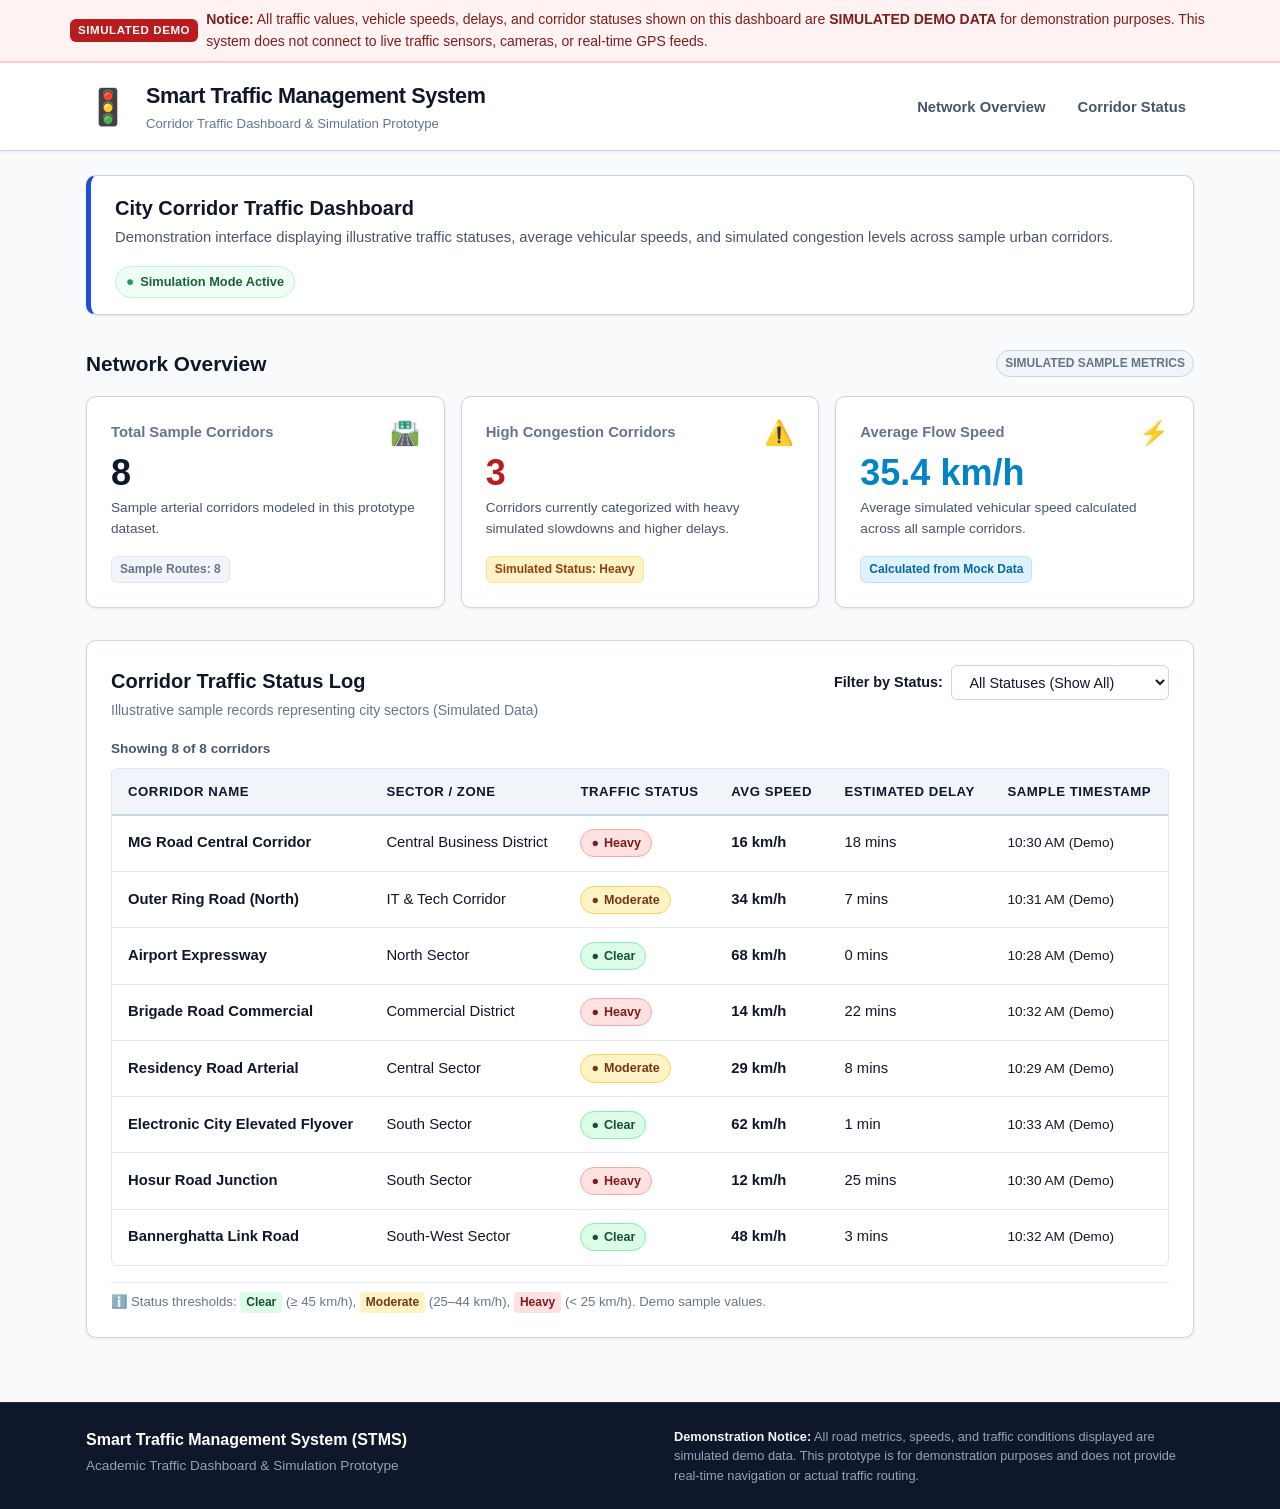
<file: index.html>
<!DOCTYPE html>
<html lang="en">
<head>
  <meta charset="UTF-8">
  <meta name="viewport" content="width=device-width, initial-scale=1.0">
  <title>Smart Traffic Management System | Academic Prototype</title>
  <link rel="stylesheet" href="style.css">
</head>
<body>
  <!-- Simulated Demo Notice Banner -->
  <aside class="demo-banner" role="note" aria-label="Simulated Demo Notice">
    <div class="banner-content">
      <span class="banner-badge">SIMULATED DEMO</span>
      <p class="banner-text">
        <strong>Notice:</strong> All traffic values, vehicle speeds, delays, and corridor statuses shown on this dashboard are 
        <strong>SIMULATED DEMO DATA</strong> for demonstration purposes. This system does not connect to live traffic sensors, cameras, or real-time GPS feeds.
      </p>
    </div>
  </aside>

  <!-- Site Header & Navigation -->
  <header class="site-header">
    <div class="container header-container">
      <div class="brand">
        <div class="brand-icon" aria-hidden="true">🚦</div>
        <div>
          <h1 class="brand-title">Smart Traffic Management System</h1>
          <p class="brand-subtitle">Corridor Traffic Dashboard & Simulation Prototype</p>
        </div>
      </div>
      <nav class="site-nav" aria-label="Main Navigation">
        <ul class="nav-list">
          <li><a href="#summary-cards" class="nav-link">Network Overview</a></li>
          <li><a href="#corridors" class="nav-link">Corridor Status</a></li>
        </ul>
      </nav>
    </div>
  </header>

  <main class="container main-content">
    <!-- Dashboard Header -->
    <section class="section console-section" aria-labelledby="console-heading">
      <div class="console-card">
        <div class="console-header-wrap">
          <div>
            <h2 id="console-heading">City Corridor Traffic Dashboard</h2>
            <p class="console-subtext">
              Demonstration interface displaying illustrative traffic statuses, average vehicular speeds, and simulated congestion levels across sample urban corridors.
            </p>
          </div>
          <div class="console-status-pill" title="System operating with simulated demo data">
            <span class="pulse-dot" aria-hidden="true">●</span> Simulation Mode Active
          </div>
        </div>
      </div>
    </section>

    <!-- Traffic Summary Cards Section -->
    <section id="summary-cards" class="section" aria-labelledby="summary-heading">
      <div class="section-title-wrap">
        <h2 id="summary-heading">Network Overview</h2>
        <span class="simulated-tag" title="These statistics are calculated from mock data">Simulated Sample Metrics</span>
      </div>

      <div class="card-grid">
        <!-- Card 1: Total Corridors -->
        <article class="stat-card" aria-label="Total Sample Corridors">
          <div class="stat-card-header">
            <span class="stat-title">Total Sample Corridors</span>
            <span class="stat-icon" aria-hidden="true">🛣️</span>
          </div>
          <div class="stat-value" id="cardTotalCorridors">8</div>
          <p class="stat-description">Sample arterial corridors modeled in this prototype dataset.</p>
          <div class="stat-footer-badge">Sample Routes: 8</div>
        </article>

        <!-- Card 2: Congested Corridors -->
        <article class="stat-card stat-card-warning" aria-label="Congested Corridors">
          <div class="stat-card-header">
            <span class="stat-title">High Congestion Corridors</span>
            <span class="stat-icon" aria-hidden="true">⚠️</span>
          </div>
          <div class="stat-value text-danger" id="cardCongestedCount">3</div>
          <p class="stat-description">Corridors currently categorized with heavy simulated slowdowns and higher delays.</p>
          <div class="stat-footer-badge badge-warning">Simulated Status: Heavy</div>
        </article>

        <!-- Card 3: Average Network Speed -->
        <article class="stat-card stat-card-info" aria-label="Average Network Speed">
          <div class="stat-card-header">
            <span class="stat-title">Average Flow Speed</span>
            <span class="stat-icon" aria-hidden="true">⚡</span>
          </div>
          <div class="stat-value text-info" id="cardAvgSpeed">35.4 km/h</div>
          <p class="stat-description">Average simulated vehicular speed calculated across all sample corridors.</p>
          <div class="stat-footer-badge badge-info">Calculated from Mock Data</div>
        </article>
      </div>
    </section>

    <!-- Corridor Traffic Status Table & Filter Section -->
    <section id="corridors" class="section" aria-labelledby="table-heading">
      <div class="table-card">
        <div class="table-header-bar">
          <div>
            <h2 id="table-heading">Corridor Traffic Status Log</h2>
            <p class="table-subtitle">Illustrative sample records representing city sectors (Simulated Data)</p>
          </div>

          <!-- Interactive Filter Control -->
          <div class="filter-group">
            <label for="statusFilter" class="filter-label">Filter by Status:</label>
            <select id="statusFilter" class="filter-select" aria-label="Filter corridors by traffic status">
              <option value="all">All Statuses (Show All)</option>
              <option value="Clear">Clear (Smooth Flow)</option>
              <option value="Moderate">Moderate (Medium Traffic)</option>
              <option value="Heavy">Heavy (Congested)</option>
            </select>
          </div>
        </div>

        <!-- Filter Results Counter & Reset Action -->
        <div class="filter-info-row">
          <span id="recordCountBadge" class="record-counter">Showing 8 of 8 corridors</span>
          <button type="button" id="resetFilterBtn" class="btn-text" style="display: none;">Reset Filter</button>
        </div>

        <!-- Accessible Data Table -->
        <div class="table-responsive">
          <table class="traffic-table" aria-describedby="table-heading">
            <thead>
              <tr>
                <th scope="col">Corridor Name</th>
                <th scope="col">Sector / Zone</th>
                <th scope="col">Traffic Status</th>
                <th scope="col">Avg Speed</th>
                <th scope="col">Estimated Delay</th>
                <th scope="col">Sample Timestamp</th>
              </tr>
            </thead>
            <tbody id="trafficTableBody">
              <!-- Dynamically populated via script.js -->
            </tbody>
          </table>
        </div>

        <!-- Empty State Message (shown if no records match) -->
        <div id="emptyState" class="empty-state" style="display: none;" role="status">
          <p>No traffic corridors found matching the selected status filter.</p>
        </div>

        <div class="table-footer-note">
          <span class="info-dot" aria-hidden="true">ℹ️</span>
          <span>Status thresholds: <span class="legend-badge legend-clear">Clear</span> (≥ 45 km/h), 
          <span class="legend-badge legend-moderate">Moderate</span> (25–44 km/h), 
          <span class="legend-badge legend-heavy">Heavy</span> (< 25 km/h). Demo sample values.</span>
        </div>
      </div>
    </section>
  </main>

  <!-- Site Footer -->
  <footer class="site-footer">
    <div class="container footer-container">
      <div class="footer-left">
        <p class="footer-title">Smart Traffic Management System (STMS)</p>
        <p class="footer-desc">
          Academic Traffic Dashboard & Simulation Prototype
        </p>
      </div>
      <div class="footer-right">
        <p class="footer-disclaimer">
          <strong>Demonstration Notice:</strong> All road metrics, speeds, and traffic conditions displayed are simulated demo data. This prototype is for demonstration purposes and does not provide real-time navigation or actual traffic routing.
        </p>
      </div>
    </div>
  </footer>

  <!-- Vanilla JavaScript -->
  <script src="script.js"></script>
</body>
</html>
</file>
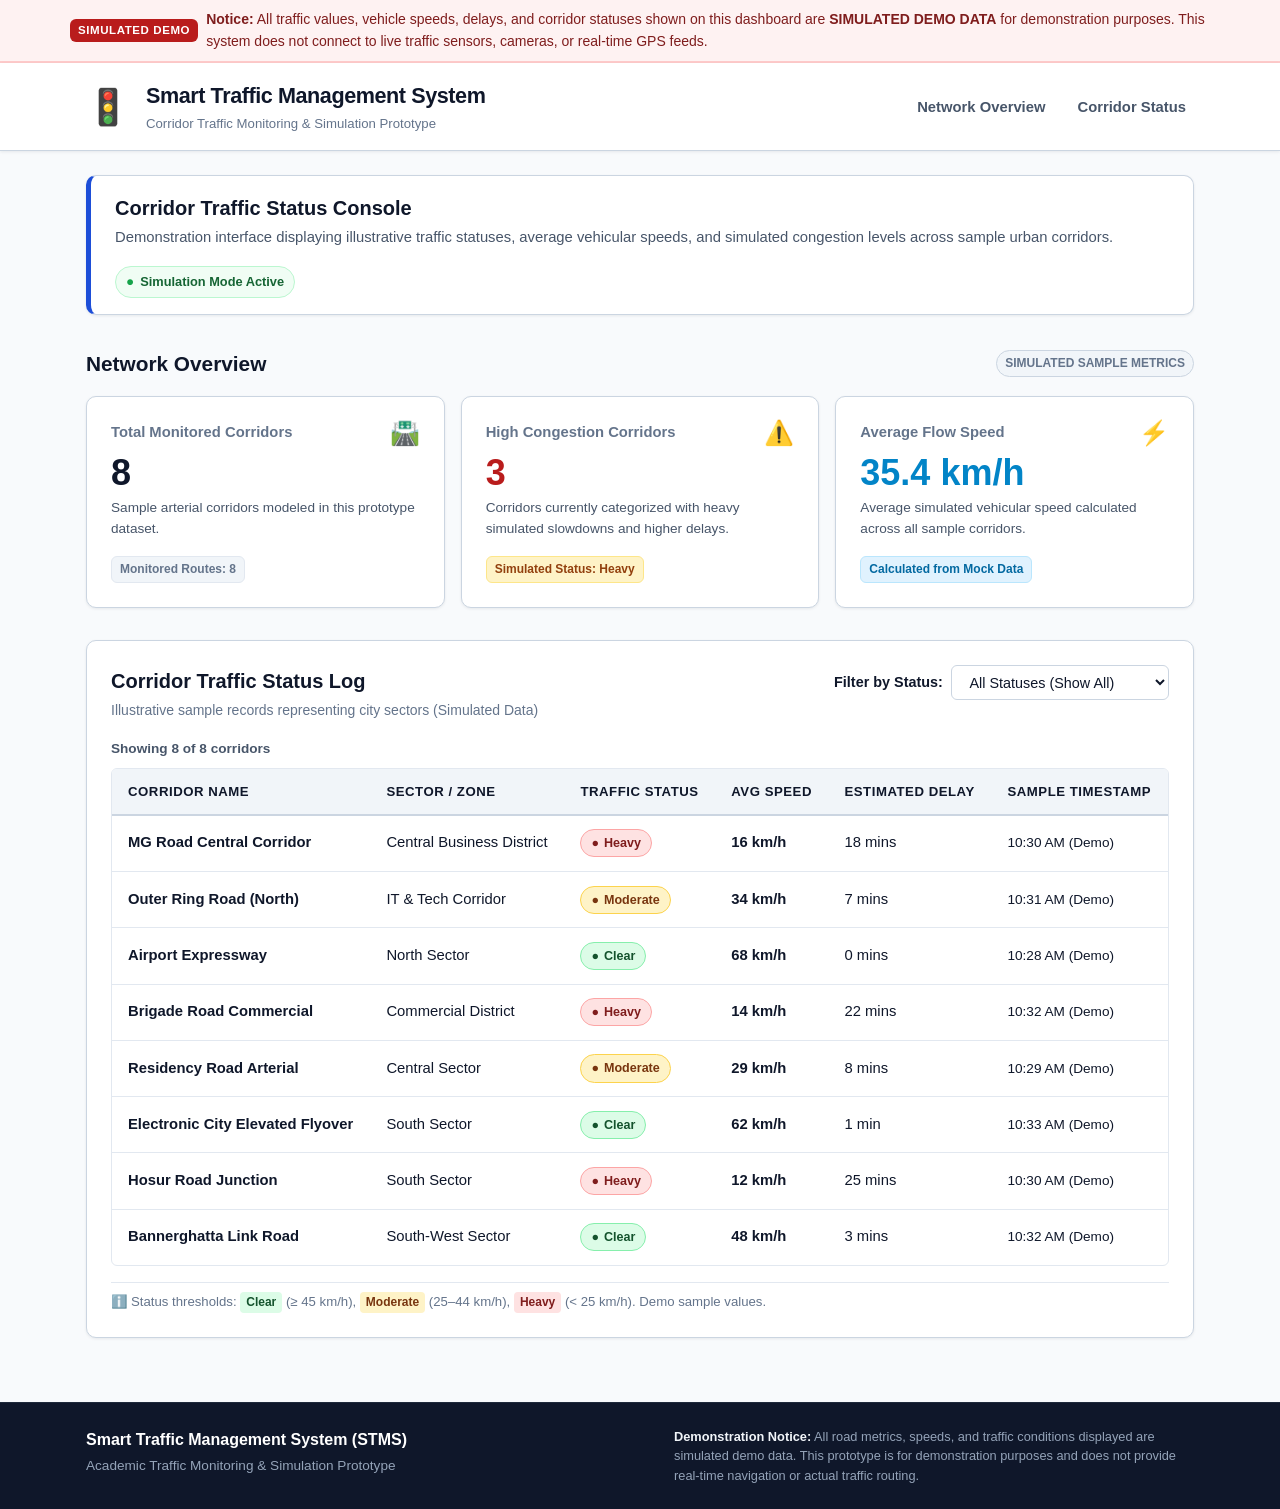
<file: PBL/index.html>
<!DOCTYPE html>
<html lang="en">
<head>
  <meta charset="UTF-8">
  <meta name="viewport" content="width=device-width, initial-scale=1.0">
  <title>Smart Traffic Management System | Academic Prototype</title>
  <link rel="stylesheet" href="style.css">
</head>
<body>
  <!-- Simulated Demo Notice Banner -->
  <aside class="demo-banner" role="note" aria-label="Simulated Demo Notice">
    <div class="banner-content">
      <span class="banner-badge">SIMULATED DEMO</span>
      <p class="banner-text">
        <strong>Notice:</strong> All traffic values, vehicle speeds, delays, and corridor statuses shown on this dashboard are 
        <strong>SIMULATED DEMO DATA</strong> for demonstration purposes. This system does not connect to live traffic sensors, cameras, or real-time GPS feeds.
      </p>
    </div>
  </aside>

  <!-- Site Header & Navigation -->
  <header class="site-header">
    <div class="container header-container">
      <div class="brand">
        <div class="brand-icon" aria-hidden="true">🚦</div>
        <div>
          <h1 class="brand-title">Smart Traffic Management System</h1>
          <p class="brand-subtitle">Corridor Traffic Monitoring & Simulation Prototype</p>
        </div>
      </div>
      <nav class="site-nav" aria-label="Main Navigation">
        <ul class="nav-list">
          <li><a href="#summary-cards" class="nav-link">Network Overview</a></li>
          <li><a href="#corridors" class="nav-link">Corridor Status</a></li>
        </ul>
      </nav>
    </div>
  </header>

  <main class="container main-content">
    <!-- Operations Console Header -->
    <section class="section console-section" aria-labelledby="console-heading">
      <div class="console-card">
        <div class="console-header-wrap">
          <div>
            <h2 id="console-heading">Corridor Traffic Status Console</h2>
            <p class="console-subtext">
              Demonstration interface displaying illustrative traffic statuses, average vehicular speeds, and simulated congestion levels across sample urban corridors.
            </p>
          </div>
          <div class="console-status-pill" title="System operating with simulated demo data">
            <span class="pulse-dot" aria-hidden="true">●</span> Simulation Mode Active
          </div>
        </div>
      </div>
    </section>

    <!-- Traffic Summary Cards Section -->
    <section id="summary-cards" class="section" aria-labelledby="summary-heading">
      <div class="section-title-wrap">
        <h2 id="summary-heading">Network Overview</h2>
        <span class="simulated-tag" title="These statistics are calculated from mock data">Simulated Sample Metrics</span>
      </div>

      <div class="card-grid">
        <!-- Card 1: Total Corridors -->
        <article class="stat-card" aria-label="Total Monitored Corridors">
          <div class="stat-card-header">
            <span class="stat-title">Total Monitored Corridors</span>
            <span class="stat-icon" aria-hidden="true">🛣️</span>
          </div>
          <div class="stat-value" id="cardTotalCorridors">8</div>
          <p class="stat-description">Sample arterial corridors modeled in this prototype dataset.</p>
          <div class="stat-footer-badge">Monitored Routes: 8</div>
        </article>

        <!-- Card 2: Congested Corridors -->
        <article class="stat-card stat-card-warning" aria-label="Congested Corridors">
          <div class="stat-card-header">
            <span class="stat-title">High Congestion Corridors</span>
            <span class="stat-icon" aria-hidden="true">⚠️</span>
          </div>
          <div class="stat-value text-danger" id="cardCongestedCount">3</div>
          <p class="stat-description">Corridors currently categorized with heavy simulated slowdowns and higher delays.</p>
          <div class="stat-footer-badge badge-warning">Simulated Status: Heavy</div>
        </article>

        <!-- Card 3: Average Network Speed -->
        <article class="stat-card stat-card-info" aria-label="Average Network Speed">
          <div class="stat-card-header">
            <span class="stat-title">Average Flow Speed</span>
            <span class="stat-icon" aria-hidden="true">⚡</span>
          </div>
          <div class="stat-value text-info" id="cardAvgSpeed">35.4 km/h</div>
          <p class="stat-description">Average simulated vehicular speed calculated across all sample corridors.</p>
          <div class="stat-footer-badge badge-info">Calculated from Mock Data</div>
        </article>
      </div>
    </section>

    <!-- Corridor Traffic Status Table & Filter Section -->
    <section id="corridors" class="section" aria-labelledby="table-heading">
      <div class="table-card">
        <div class="table-header-bar">
          <div>
            <h2 id="table-heading">Corridor Traffic Status Log</h2>
            <p class="table-subtitle">Illustrative sample records representing city sectors (Simulated Data)</p>
          </div>

          <!-- Interactive Filter Control -->
          <div class="filter-group">
            <label for="statusFilter" class="filter-label">Filter by Status:</label>
            <select id="statusFilter" class="filter-select" aria-label="Filter corridors by traffic status">
              <option value="all">All Statuses (Show All)</option>
              <option value="Clear">Clear (Smooth Flow)</option>
              <option value="Moderate">Moderate (Medium Traffic)</option>
              <option value="Heavy">Heavy (Congested)</option>
            </select>
          </div>
        </div>

        <!-- Filter Results Counter & Reset Action -->
        <div class="filter-info-row">
          <span id="recordCountBadge" class="record-counter">Showing 8 of 8 corridors</span>
          <button type="button" id="resetFilterBtn" class="btn-text" style="display: none;">Reset Filter</button>
        </div>

        <!-- Accessible Data Table -->
        <div class="table-responsive">
          <table class="traffic-table" aria-describedby="table-heading">
            <thead>
              <tr>
                <th scope="col">Corridor Name</th>
                <th scope="col">Sector / Zone</th>
                <th scope="col">Traffic Status</th>
                <th scope="col">Avg Speed</th>
                <th scope="col">Estimated Delay</th>
                <th scope="col">Sample Timestamp</th>
              </tr>
            </thead>
            <tbody id="trafficTableBody">
              <!-- Dynamically populated via script.js -->
            </tbody>
          </table>
        </div>

        <!-- Empty State Message (shown if no records match) -->
        <div id="emptyState" class="empty-state" style="display: none;" role="status">
          <p>No traffic corridors found matching the selected status filter.</p>
        </div>

        <div class="table-footer-note">
          <span class="info-dot" aria-hidden="true">ℹ️</span>
          <span>Status thresholds: <span class="legend-badge legend-clear">Clear</span> (≥ 45 km/h), 
          <span class="legend-badge legend-moderate">Moderate</span> (25–44 km/h), 
          <span class="legend-badge legend-heavy">Heavy</span> (< 25 km/h). Demo sample values.</span>
        </div>
      </div>
    </section>
  </main>

  <!-- Site Footer -->
  <footer class="site-footer">
    <div class="container footer-container">
      <div class="footer-left">
        <p class="footer-title">Smart Traffic Management System (STMS)</p>
        <p class="footer-desc">
          Academic Traffic Monitoring & Simulation Prototype
        </p>
      </div>
      <div class="footer-right">
        <p class="footer-disclaimer">
          <strong>Demonstration Notice:</strong> All road metrics, speeds, and traffic conditions displayed are simulated demo data. This prototype is for demonstration purposes and does not provide real-time navigation or actual traffic routing.
        </p>
      </div>
    </div>
  </footer>

  <!-- Vanilla JavaScript -->
  <script src="script.js"></script>
</body>
</html>
</file>
<file: style.css>
/* ==========================================================================
   Smart Traffic Management System (STMS) - Academic Prototype Dashboard Stylesheet
   Modern, Clean, Accessible Dashboard CSS (No Frameworks)
   ========================================================================== */

/* --------------------------------------------------------------------------
   1. CSS Custom Properties (Theme & Design Tokens)
   -------------------------------------------------------------------------- */
:root {
  /* Color Palette - High Contrast & Professional */
  --bg-primary: #f8fafc;        /* Slate 50 */
  --bg-surface: #ffffff;        /* Pure white */
  --bg-subtle: #f1f5f9;         /* Slate 100 */
  --border-color: #cbd5e1;      /* Slate 300 */
  --border-light: #e2e8f0;      /* Slate 200 */
  
  --text-primary: #0f172a;      /* Slate 900 - High contrast text */
  --text-secondary: #475569;    /* Slate 600 */
  --text-muted: #64748b;        /* Slate 500 */
  
  /* Brand / Primary */
  --primary: #1d4ed8;           /* Blue 700 */
  --primary-hover: #1e40af;     /* Blue 800 */
  --primary-light: #eff6ff;     /* Blue 50 */
  --primary-border: #bfdbfe;    /* Blue 200 */

  /* Status Tokens (WCAG AA Compliant Contrast) */
  --status-clear-bg: #dcfce7;       /* Emerald 100 */
  --status-clear-text: #14532d;     /* Emerald 900 */
  --status-clear-border: #86efac;   /* Emerald 300 */

  --status-moderate-bg: #fef3c7;    /* Amber 100 */
  --status-moderate-text: #78350f;   /* Amber 900 */
  --status-moderate-border: #fcd34d; /* Amber 300 */

  --status-heavy-bg: #fee2e2;       /* Red 100 */
  --status-heavy-text: #7f1d1d;      /* Red 900 */
  --status-heavy-border: #fca5a5;    /* Red 300 */

  /* Spacing */
  --spacing-xs: 0.25rem;
  --spacing-sm: 0.5rem;
  --spacing-md: 1rem;
  --spacing-lg: 1.5rem;
  --spacing-xl: 2rem;

  /* Typography */
  --font-family: -apple-system, BlinkMacSystemFont, "Segoe UI", Roboto, "Helvetica Neue", Arial, sans-serif;
  
  /* Radii & Shadows */
  --radius-sm: 6px;
  --radius-md: 10px;
  --radius-lg: 14px;
  --shadow-sm: 0 1px 3px rgba(15, 23, 42, 0.08);
  --shadow-md: 0 4px 6px -1px rgba(15, 23, 42, 0.08), 0 2px 4px -2px rgba(15, 23, 42, 0.06);
}

/* --------------------------------------------------------------------------
   2. Base & Reset
   -------------------------------------------------------------------------- */
* {
  box-sizing: border-box;
  margin: 0;
  padding: 0;
}

html {
  scroll-behavior: smooth;
  font-size: 16px;
}

body {
  font-family: var(--font-family);
  background-color: var(--bg-primary);
  color: var(--text-primary);
  line-height: 1.6;
  min-height: 100vh;
  display: flex;
  flex-direction: column;
}

a {
  color: var(--primary);
  text-decoration: none;
  transition: color 0.2s ease;
}

a:hover, a:focus-visible {
  color: var(--primary-hover);
  text-decoration: underline;
}

:focus-visible {
  outline: 2px solid var(--primary);
  outline-offset: 2px;
}

.container {
  width: 100%;
  max-width: 1140px;
  margin: 0 auto;
  padding: 0 var(--spacing-md);
}

/* --------------------------------------------------------------------------
   3. Simulated Demo Notice Banner
   -------------------------------------------------------------------------- */
.demo-banner {
  background-color: #fef2f2;
  border-bottom: 2px solid #fecaca;
  color: #7f1d1d;
  padding: var(--spacing-sm) var(--spacing-md);
  font-size: 0.875rem;
}

.banner-content {
  max-width: 1140px;
  margin: 0 auto;
  display: flex;
  align-items: center;
  gap: var(--spacing-sm);
  flex-wrap: wrap;
}

.banner-badge {
  background-color: #b91c1c;
  color: #ffffff;
  font-weight: 700;
  font-size: 0.72rem;
  letter-spacing: 0.05em;
  padding: 2px 8px;
  border-radius: var(--radius-sm);
  text-transform: uppercase;
}

.banner-text {
  flex: 1;
}

/* --------------------------------------------------------------------------
   4. Header & Navigation
   -------------------------------------------------------------------------- */
.site-header {
  background-color: var(--bg-surface);
  border-bottom: 1px solid var(--border-color);
  box-shadow: var(--shadow-sm);
  position: sticky;
  top: 0;
  z-index: 50;
}

.header-container {
  display: flex;
  justify-content: space-between;
  align-items: center;
  padding-top: var(--spacing-md);
  padding-bottom: var(--spacing-md);
  flex-wrap: wrap;
  gap: var(--spacing-md);
}

.brand {
  display: flex;
  align-items: center;
  gap: var(--spacing-md);
}

.brand-icon {
  font-size: 2.2rem;
  line-height: 1;
}

.brand-title {
  font-size: 1.35rem;
  font-weight: 700;
  color: var(--text-primary);
  letter-spacing: -0.02em;
}

.brand-subtitle {
  font-size: 0.825rem;
  color: var(--text-muted);
}

.site-nav .nav-list {
  display: flex;
  list-style: none;
  gap: var(--spacing-md);
}

.nav-link {
  font-size: 0.925rem;
  font-weight: 600;
  color: var(--text-secondary);
  padding: var(--spacing-xs) var(--spacing-sm);
  border-radius: var(--radius-sm);
  transition: all 0.2s ease;
}

.nav-link:hover, .nav-link:focus-visible {
  color: var(--primary);
  background-color: var(--primary-light);
  text-decoration: none;
}

/* --------------------------------------------------------------------------
   5. Main Layout & Dashboard Header
   -------------------------------------------------------------------------- */
.main-content {
  flex: 1;
  padding-top: var(--spacing-lg);
  padding-bottom: var(--spacing-xl);
}

.section {
  margin-bottom: var(--spacing-xl);
}

.console-card {
  background-color: var(--bg-surface);
  border: 1px solid var(--border-color);
  border-left: 5px solid var(--primary);
  border-radius: var(--radius-md);
  padding: var(--spacing-md) var(--spacing-lg);
  box-shadow: var(--shadow-sm);
}

.console-header-wrap {
  display: flex;
  justify-content: space-between;
  align-items: center;
  flex-wrap: wrap;
  gap: var(--spacing-md);
}

.console-header-wrap h2 {
  font-size: 1.25rem;
  font-weight: 700;
  color: var(--text-primary);
}

.console-subtext {
  font-size: 0.925rem;
  color: var(--text-secondary);
  margin-top: 2px;
}

.console-status-pill {
  display: inline-flex;
  align-items: center;
  gap: 6px;
  background-color: #f0fdf4;
  color: #166534;
  border: 1px solid #bbf7d0;
  font-size: 0.8rem;
  font-weight: 600;
  padding: 4px 10px;
  border-radius: 9999px;
  white-space: nowrap;
}

.pulse-dot {
  color: #16a34a;
  font-size: 0.85rem;
}

/* --------------------------------------------------------------------------
   6. Summary Cards (3 Cards)
   -------------------------------------------------------------------------- */
.section-title-wrap {
  display: flex;
  align-items: center;
  justify-content: space-between;
  flex-wrap: wrap;
  gap: var(--spacing-sm);
  margin-bottom: var(--spacing-md);
}

.section-title-wrap h2 {
  font-size: 1.3rem;
  font-weight: 700;
  color: var(--text-primary);
}

.simulated-tag {
  font-size: 0.75rem;
  font-weight: 600;
  color: var(--text-muted);
  background-color: var(--bg-subtle);
  border: 1px solid var(--border-color);
  padding: 3px 8px;
  border-radius: 9999px;
  text-transform: uppercase;
}

.card-grid {
  display: grid;
  grid-template-columns: repeat(auto-fit, minmax(280px, 1fr));
  gap: var(--spacing-md);
}

.stat-card {
  background-color: var(--bg-surface);
  border: 1px solid var(--border-color);
  border-radius: var(--radius-md);
  padding: var(--spacing-lg);
  box-shadow: var(--shadow-sm);
  display: flex;
  flex-direction: column;
  transition: transform 0.2s ease, box-shadow 0.2s ease;
}

.stat-card:hover {
  transform: translateY(-2px);
  box-shadow: var(--shadow-md);
}

.stat-card-header {
  display: flex;
  justify-content: space-between;
  align-items: center;
  margin-bottom: var(--spacing-sm);
}

.stat-title {
  font-size: 0.925rem;
  font-weight: 600;
  color: var(--text-muted);
}

.stat-icon {
  font-size: 1.5rem;
  line-height: 1;
}

.stat-value {
  font-size: 2.25rem;
  font-weight: 800;
  color: var(--text-primary);
  line-height: 1.1;
  margin-bottom: var(--spacing-xs);
}

.stat-description {
  font-size: 0.85rem;
  color: var(--text-secondary);
  margin-bottom: var(--spacing-md);
  flex: 1;
}

.stat-footer-badge {
  font-size: 0.75rem;
  font-weight: 600;
  color: var(--text-muted);
  background-color: var(--bg-subtle);
  border: 1px solid var(--border-light);
  padding: 3px 8px;
  border-radius: var(--radius-sm);
  align-self: flex-start;
}

.text-danger {
  color: #b91c1c;
}

.text-info {
  color: #0284c7;
}

.badge-warning {
  background-color: #fef3c7;
  color: #92400e;
  border-color: #fde68a;
}

.badge-info {
  background-color: #e0f2fe;
  color: #0369a1;
  border-color: #bae6fd;
}

/* --------------------------------------------------------------------------
   7. Corridor Status Table & Filter
   -------------------------------------------------------------------------- */
.table-card {
  background-color: var(--bg-surface);
  border: 1px solid var(--border-color);
  border-radius: var(--radius-md);
  padding: var(--spacing-lg);
  box-shadow: var(--shadow-sm);
}

.table-header-bar {
  display: flex;
  justify-content: space-between;
  align-items: flex-start;
  flex-wrap: wrap;
  gap: var(--spacing-md);
  margin-bottom: var(--spacing-md);
}

.table-header-bar h2 {
  font-size: 1.25rem;
  font-weight: 700;
  color: var(--text-primary);
}

.table-subtitle {
  font-size: 0.875rem;
  color: var(--text-muted);
  margin-top: 2px;
}

.filter-group {
  display: flex;
  align-items: center;
  gap: var(--spacing-sm);
  flex-wrap: wrap;
}

.filter-label {
  font-size: 0.9rem;
  font-weight: 600;
  color: var(--text-primary);
}

.filter-select {
  font-family: var(--font-family);
  font-size: 0.9rem;
  padding: 0.45rem 0.85rem;
  color: var(--text-primary);
  background-color: var(--bg-surface);
  border: 1px solid var(--border-color);
  border-radius: var(--radius-sm);
  cursor: pointer;
  transition: border-color 0.2s ease, box-shadow 0.2s ease;
}

.filter-select:hover {
  border-color: var(--primary);
}

.filter-select:focus-visible {
  border-color: var(--primary);
  box-shadow: 0 0 0 3px rgba(37, 99, 235, 0.15);
}

.filter-info-row {
  display: flex;
  align-items: center;
  justify-content: space-between;
  margin-bottom: var(--spacing-sm);
  font-size: 0.85rem;
}

.record-counter {
  font-weight: 600;
  color: var(--text-secondary);
}

.btn-text {
  background: none;
  border: none;
  color: var(--primary);
  font-family: var(--font-family);
  font-size: 0.85rem;
  font-weight: 600;
  cursor: pointer;
  text-decoration: underline;
  padding: 2px 4px;
}

.btn-text:hover {
  color: var(--primary-hover);
}

/* Responsive Table */
.table-responsive {
  width: 100%;
  overflow-x: auto;
  border: 1px solid var(--border-light);
  border-radius: var(--radius-sm);
  background-color: var(--bg-surface);
}

.traffic-table {
  width: 100%;
  border-collapse: collapse;
  text-align: left;
  font-size: 0.925rem;
}

.traffic-table thead {
  background-color: var(--bg-subtle);
  border-bottom: 2px solid var(--border-color);
}

.traffic-table th {
  padding: 0.75rem 1rem;
  font-weight: 700;
  color: var(--text-primary);
  font-size: 0.825rem;
  text-transform: uppercase;
  letter-spacing: 0.04em;
  white-space: nowrap;
}

.traffic-table td {
  padding: 0.85rem 1rem;
  border-bottom: 1px solid var(--border-light);
  color: var(--text-primary);
  vertical-align: middle;
}

.traffic-table tbody tr:last-child td {
  border-bottom: none;
}

.traffic-table tbody tr:hover {
  background-color: #f8fafc;
}

/* Status Badges */
.status-pill {
  display: inline-flex;
  align-items: center;
  gap: 5px;
  font-size: 0.785rem;
  font-weight: 700;
  padding: 3px 10px;
  border-radius: 9999px;
  border: 1px solid transparent;
  white-space: nowrap;
}

.status-clear {
  background-color: var(--status-clear-bg);
  color: var(--status-clear-text);
  border-color: var(--status-clear-border);
}

.status-moderate {
  background-color: var(--status-moderate-bg);
  color: var(--status-moderate-text);
  border-color: var(--status-moderate-border);
}

.status-heavy {
  background-color: var(--status-heavy-bg);
  color: var(--status-heavy-text);
  border-color: var(--status-heavy-border);
}

.status-pill-info {
  background-color: var(--primary-light);
  color: var(--primary);
  border-color: var(--primary-border);
}

.speed-metric {
  font-weight: 600;
  color: var(--text-primary);
}

.delay-metric {
  color: var(--text-secondary);
}

.time-metric {
  color: var(--text-muted);
  font-size: 0.85rem;
}

/* Empty State */
.empty-state {
  text-align: center;
  padding: var(--spacing-xl);
  color: var(--text-muted);
  font-size: 0.95rem;
}

.table-footer-note {
  margin-top: var(--spacing-md);
  padding-top: var(--spacing-sm);
  border-top: 1px solid var(--border-light);
  font-size: 0.825rem;
  color: var(--text-muted);
  display: flex;
  align-items: center;
  gap: var(--spacing-xs);
  flex-wrap: wrap;
}

.legend-badge {
  display: inline-block;
  padding: 1px 6px;
  border-radius: 4px;
  font-weight: 600;
  font-size: 0.75rem;
}

.legend-clear {
  background: var(--status-clear-bg);
  color: var(--status-clear-text);
}

.legend-moderate {
  background: var(--status-moderate-bg);
  color: var(--status-moderate-text);
}

.legend-heavy {
  background: var(--status-heavy-bg);
  color: var(--status-heavy-text);
}

/* --------------------------------------------------------------------------
   8. Footer
   -------------------------------------------------------------------------- */
.site-footer {
  background-color: #0f172a;
  color: #cbd5e1;
  border-top: 1px solid #1e293b;
  padding: var(--spacing-lg) 0;
  margin-top: auto;
  font-size: 0.875rem;
}

.footer-container {
  display: flex;
  justify-content: space-between;
  align-items: flex-start;
  flex-wrap: wrap;
  gap: var(--spacing-lg);
}

.footer-left {
  max-width: 420px;
}

.footer-title {
  font-weight: 700;
  color: #ffffff;
  font-size: 1rem;
  margin-bottom: 2px;
}

.footer-desc {
  color: #94a3b8;
  font-size: 0.85rem;
}

.footer-right {
  max-width: 520px;
}

.footer-disclaimer {
  color: #94a3b8;
  font-size: 0.8rem;
  line-height: 1.5;
}

.footer-disclaimer strong {
  color: #f1f5f9;
}

/* --------------------------------------------------------------------------
   9. Responsive Media Queries
   -------------------------------------------------------------------------- */
@media (max-width: 768px) {
  .header-container {
    flex-direction: column;
    align-items: flex-start;
  }

  .site-nav .nav-list {
    flex-wrap: wrap;
    gap: var(--spacing-xs);
  }

  .nav-link {
    padding: 4px 8px;
    font-size: 0.85rem;
  }

  .table-header-bar {
    flex-direction: column;
    align-items: stretch;
  }

  .filter-group {
    width: 100%;
    justify-content: space-between;
  }

  .filter-select {
    flex: 1;
  }

  .stat-value {
    font-size: 1.85rem;
  }

  .console-header-wrap {
    flex-direction: column;
    align-items: flex-start;
  }
}

@media (max-width: 480px) {
  .banner-content {
    flex-direction: column;
    align-items: flex-start;
  }
}
</file>
<file: PBL/style.css>
/* ==========================================================================
   Smart Traffic Management System (STMS) - Operations Console Stylesheet
   Modern, Clean, Accessible Dashboard CSS (No Frameworks)
   ========================================================================== */

/* --------------------------------------------------------------------------
   1. CSS Custom Properties (Theme & Design Tokens)
   -------------------------------------------------------------------------- */
:root {
  /* Color Palette - High Contrast & Professional */
  --bg-primary: #f8fafc;        /* Slate 50 */
  --bg-surface: #ffffff;        /* Pure white */
  --bg-subtle: #f1f5f9;         /* Slate 100 */
  --border-color: #cbd5e1;      /* Slate 300 */
  --border-light: #e2e8f0;      /* Slate 200 */
  
  --text-primary: #0f172a;      /* Slate 900 - High contrast text */
  --text-secondary: #475569;    /* Slate 600 */
  --text-muted: #64748b;        /* Slate 500 */
  
  /* Brand / Primary */
  --primary: #1d4ed8;           /* Blue 700 */
  --primary-hover: #1e40af;     /* Blue 800 */
  --primary-light: #eff6ff;     /* Blue 50 */
  --primary-border: #bfdbfe;    /* Blue 200 */

  /* Status Tokens (WCAG AA Compliant Contrast) */
  --status-clear-bg: #dcfce7;       /* Emerald 100 */
  --status-clear-text: #14532d;     /* Emerald 900 */
  --status-clear-border: #86efac;   /* Emerald 300 */

  --status-moderate-bg: #fef3c7;    /* Amber 100 */
  --status-moderate-text: #78350f;   /* Amber 900 */
  --status-moderate-border: #fcd34d; /* Amber 300 */

  --status-heavy-bg: #fee2e2;       /* Red 100 */
  --status-heavy-text: #7f1d1d;      /* Red 900 */
  --status-heavy-border: #fca5a5;    /* Red 300 */

  /* Spacing */
  --spacing-xs: 0.25rem;
  --spacing-sm: 0.5rem;
  --spacing-md: 1rem;
  --spacing-lg: 1.5rem;
  --spacing-xl: 2rem;

  /* Typography */
  --font-family: -apple-system, BlinkMacSystemFont, "Segoe UI", Roboto, "Helvetica Neue", Arial, sans-serif;
  
  /* Radii & Shadows */
  --radius-sm: 6px;
  --radius-md: 10px;
  --radius-lg: 14px;
  --shadow-sm: 0 1px 3px rgba(15, 23, 42, 0.08);
  --shadow-md: 0 4px 6px -1px rgba(15, 23, 42, 0.08), 0 2px 4px -2px rgba(15, 23, 42, 0.06);
}

/* --------------------------------------------------------------------------
   2. Base & Reset
   -------------------------------------------------------------------------- */
* {
  box-sizing: border-box;
  margin: 0;
  padding: 0;
}

html {
  scroll-behavior: smooth;
  font-size: 16px;
}

body {
  font-family: var(--font-family);
  background-color: var(--bg-primary);
  color: var(--text-primary);
  line-height: 1.6;
  min-height: 100vh;
  display: flex;
  flex-direction: column;
}

a {
  color: var(--primary);
  text-decoration: none;
  transition: color 0.2s ease;
}

a:hover, a:focus-visible {
  color: var(--primary-hover);
  text-decoration: underline;
}

:focus-visible {
  outline: 2px solid var(--primary);
  outline-offset: 2px;
}

.container {
  width: 100%;
  max-width: 1140px;
  margin: 0 auto;
  padding: 0 var(--spacing-md);
}

/* --------------------------------------------------------------------------
   3. Simulated Demo Notice Banner
   -------------------------------------------------------------------------- */
.demo-banner {
  background-color: #fef2f2;
  border-bottom: 2px solid #fecaca;
  color: #7f1d1d;
  padding: var(--spacing-sm) var(--spacing-md);
  font-size: 0.875rem;
}

.banner-content {
  max-width: 1140px;
  margin: 0 auto;
  display: flex;
  align-items: center;
  gap: var(--spacing-sm);
  flex-wrap: wrap;
}

.banner-badge {
  background-color: #b91c1c;
  color: #ffffff;
  font-weight: 700;
  font-size: 0.72rem;
  letter-spacing: 0.05em;
  padding: 2px 8px;
  border-radius: var(--radius-sm);
  text-transform: uppercase;
}

.banner-text {
  flex: 1;
}

/* --------------------------------------------------------------------------
   4. Header & Navigation
   -------------------------------------------------------------------------- */
.site-header {
  background-color: var(--bg-surface);
  border-bottom: 1px solid var(--border-color);
  box-shadow: var(--shadow-sm);
  position: sticky;
  top: 0;
  z-index: 50;
}

.header-container {
  display: flex;
  justify-content: space-between;
  align-items: center;
  padding-top: var(--spacing-md);
  padding-bottom: var(--spacing-md);
  flex-wrap: wrap;
  gap: var(--spacing-md);
}

.brand {
  display: flex;
  align-items: center;
  gap: var(--spacing-md);
}

.brand-icon {
  font-size: 2.2rem;
  line-height: 1;
}

.brand-title {
  font-size: 1.35rem;
  font-weight: 700;
  color: var(--text-primary);
  letter-spacing: -0.02em;
}

.brand-subtitle {
  font-size: 0.825rem;
  color: var(--text-muted);
}

.site-nav .nav-list {
  display: flex;
  list-style: none;
  gap: var(--spacing-md);
}

.nav-link {
  font-size: 0.925rem;
  font-weight: 600;
  color: var(--text-secondary);
  padding: var(--spacing-xs) var(--spacing-sm);
  border-radius: var(--radius-sm);
  transition: all 0.2s ease;
}

.nav-link:hover, .nav-link:focus-visible {
  color: var(--primary);
  background-color: var(--primary-light);
  text-decoration: none;
}

/* --------------------------------------------------------------------------
   5. Main Layout & Operations Console Header
   -------------------------------------------------------------------------- */
.main-content {
  flex: 1;
  padding-top: var(--spacing-lg);
  padding-bottom: var(--spacing-xl);
}

.section {
  margin-bottom: var(--spacing-xl);
}

.console-card {
  background-color: var(--bg-surface);
  border: 1px solid var(--border-color);
  border-left: 5px solid var(--primary);
  border-radius: var(--radius-md);
  padding: var(--spacing-md) var(--spacing-lg);
  box-shadow: var(--shadow-sm);
}

.console-header-wrap {
  display: flex;
  justify-content: space-between;
  align-items: center;
  flex-wrap: wrap;
  gap: var(--spacing-md);
}

.console-header-wrap h2 {
  font-size: 1.25rem;
  font-weight: 700;
  color: var(--text-primary);
}

.console-subtext {
  font-size: 0.925rem;
  color: var(--text-secondary);
  margin-top: 2px;
}

.console-status-pill {
  display: inline-flex;
  align-items: center;
  gap: 6px;
  background-color: #f0fdf4;
  color: #166534;
  border: 1px solid #bbf7d0;
  font-size: 0.8rem;
  font-weight: 600;
  padding: 4px 10px;
  border-radius: 9999px;
  white-space: nowrap;
}

.pulse-dot {
  color: #16a34a;
  font-size: 0.85rem;
}

/* --------------------------------------------------------------------------
   6. Summary Cards (3 Cards)
   -------------------------------------------------------------------------- */
.section-title-wrap {
  display: flex;
  align-items: center;
  justify-content: space-between;
  flex-wrap: wrap;
  gap: var(--spacing-sm);
  margin-bottom: var(--spacing-md);
}

.section-title-wrap h2 {
  font-size: 1.3rem;
  font-weight: 700;
  color: var(--text-primary);
}

.simulated-tag {
  font-size: 0.75rem;
  font-weight: 600;
  color: var(--text-muted);
  background-color: var(--bg-subtle);
  border: 1px solid var(--border-color);
  padding: 3px 8px;
  border-radius: 9999px;
  text-transform: uppercase;
}

.card-grid {
  display: grid;
  grid-template-columns: repeat(auto-fit, minmax(280px, 1fr));
  gap: var(--spacing-md);
}

.stat-card {
  background-color: var(--bg-surface);
  border: 1px solid var(--border-color);
  border-radius: var(--radius-md);
  padding: var(--spacing-lg);
  box-shadow: var(--shadow-sm);
  display: flex;
  flex-direction: column;
  transition: transform 0.2s ease, box-shadow 0.2s ease;
}

.stat-card:hover {
  transform: translateY(-2px);
  box-shadow: var(--shadow-md);
}

.stat-card-header {
  display: flex;
  justify-content: space-between;
  align-items: center;
  margin-bottom: var(--spacing-sm);
}

.stat-title {
  font-size: 0.925rem;
  font-weight: 600;
  color: var(--text-muted);
}

.stat-icon {
  font-size: 1.5rem;
  line-height: 1;
}

.stat-value {
  font-size: 2.25rem;
  font-weight: 800;
  color: var(--text-primary);
  line-height: 1.1;
  margin-bottom: var(--spacing-xs);
}

.stat-description {
  font-size: 0.85rem;
  color: var(--text-secondary);
  margin-bottom: var(--spacing-md);
  flex: 1;
}

.stat-footer-badge {
  font-size: 0.75rem;
  font-weight: 600;
  color: var(--text-muted);
  background-color: var(--bg-subtle);
  border: 1px solid var(--border-light);
  padding: 3px 8px;
  border-radius: var(--radius-sm);
  align-self: flex-start;
}

.text-danger {
  color: #b91c1c;
}

.text-info {
  color: #0284c7;
}

.badge-warning {
  background-color: #fef3c7;
  color: #92400e;
  border-color: #fde68a;
}

.badge-info {
  background-color: #e0f2fe;
  color: #0369a1;
  border-color: #bae6fd;
}

/* --------------------------------------------------------------------------
   7. Corridor Status Table & Filter
   -------------------------------------------------------------------------- */
.table-card {
  background-color: var(--bg-surface);
  border: 1px solid var(--border-color);
  border-radius: var(--radius-md);
  padding: var(--spacing-lg);
  box-shadow: var(--shadow-sm);
}

.table-header-bar {
  display: flex;
  justify-content: space-between;
  align-items: flex-start;
  flex-wrap: wrap;
  gap: var(--spacing-md);
  margin-bottom: var(--spacing-md);
}

.table-header-bar h2 {
  font-size: 1.25rem;
  font-weight: 700;
  color: var(--text-primary);
}

.table-subtitle {
  font-size: 0.875rem;
  color: var(--text-muted);
  margin-top: 2px;
}

.filter-group {
  display: flex;
  align-items: center;
  gap: var(--spacing-sm);
  flex-wrap: wrap;
}

.filter-label {
  font-size: 0.9rem;
  font-weight: 600;
  color: var(--text-primary);
}

.filter-select {
  font-family: var(--font-family);
  font-size: 0.9rem;
  padding: 0.45rem 0.85rem;
  color: var(--text-primary);
  background-color: var(--bg-surface);
  border: 1px solid var(--border-color);
  border-radius: var(--radius-sm);
  cursor: pointer;
  transition: border-color 0.2s ease, box-shadow 0.2s ease;
}

.filter-select:hover {
  border-color: var(--primary);
}

.filter-select:focus-visible {
  border-color: var(--primary);
  box-shadow: 0 0 0 3px rgba(37, 99, 235, 0.15);
}

.filter-info-row {
  display: flex;
  align-items: center;
  justify-content: space-between;
  margin-bottom: var(--spacing-sm);
  font-size: 0.85rem;
}

.record-counter {
  font-weight: 600;
  color: var(--text-secondary);
}

.btn-text {
  background: none;
  border: none;
  color: var(--primary);
  font-family: var(--font-family);
  font-size: 0.85rem;
  font-weight: 600;
  cursor: pointer;
  text-decoration: underline;
  padding: 2px 4px;
}

.btn-text:hover {
  color: var(--primary-hover);
}

/* Responsive Table */
.table-responsive {
  width: 100%;
  overflow-x: auto;
  border: 1px solid var(--border-light);
  border-radius: var(--radius-sm);
  background-color: var(--bg-surface);
}

.traffic-table {
  width: 100%;
  border-collapse: collapse;
  text-align: left;
  font-size: 0.925rem;
}

.traffic-table thead {
  background-color: var(--bg-subtle);
  border-bottom: 2px solid var(--border-color);
}

.traffic-table th {
  padding: 0.75rem 1rem;
  font-weight: 700;
  color: var(--text-primary);
  font-size: 0.825rem;
  text-transform: uppercase;
  letter-spacing: 0.04em;
  white-space: nowrap;
}

.traffic-table td {
  padding: 0.85rem 1rem;
  border-bottom: 1px solid var(--border-light);
  color: var(--text-primary);
  vertical-align: middle;
}

.traffic-table tbody tr:last-child td {
  border-bottom: none;
}

.traffic-table tbody tr:hover {
  background-color: #f8fafc;
}

/* Status Badges */
.status-pill {
  display: inline-flex;
  align-items: center;
  gap: 5px;
  font-size: 0.785rem;
  font-weight: 700;
  padding: 3px 10px;
  border-radius: 9999px;
  border: 1px solid transparent;
  white-space: nowrap;
}

.status-clear {
  background-color: var(--status-clear-bg);
  color: var(--status-clear-text);
  border-color: var(--status-clear-border);
}

.status-moderate {
  background-color: var(--status-moderate-bg);
  color: var(--status-moderate-text);
  border-color: var(--status-moderate-border);
}

.status-heavy {
  background-color: var(--status-heavy-bg);
  color: var(--status-heavy-text);
  border-color: var(--status-heavy-border);
}

.status-pill-info {
  background-color: var(--primary-light);
  color: var(--primary);
  border-color: var(--primary-border);
}

.speed-metric {
  font-weight: 600;
  color: var(--text-primary);
}

.delay-metric {
  color: var(--text-secondary);
}

.time-metric {
  color: var(--text-muted);
  font-size: 0.85rem;
}

/* Empty State */
.empty-state {
  text-align: center;
  padding: var(--spacing-xl);
  color: var(--text-muted);
  font-size: 0.95rem;
}

.table-footer-note {
  margin-top: var(--spacing-md);
  padding-top: var(--spacing-sm);
  border-top: 1px solid var(--border-light);
  font-size: 0.825rem;
  color: var(--text-muted);
  display: flex;
  align-items: center;
  gap: var(--spacing-xs);
  flex-wrap: wrap;
}

.legend-badge {
  display: inline-block;
  padding: 1px 6px;
  border-radius: 4px;
  font-weight: 600;
  font-size: 0.75rem;
}

.legend-clear {
  background: var(--status-clear-bg);
  color: var(--status-clear-text);
}

.legend-moderate {
  background: var(--status-moderate-bg);
  color: var(--status-moderate-text);
}

.legend-heavy {
  background: var(--status-heavy-bg);
  color: var(--status-heavy-text);
}

/* --------------------------------------------------------------------------
   8. Footer
   -------------------------------------------------------------------------- */
.site-footer {
  background-color: #0f172a;
  color: #cbd5e1;
  border-top: 1px solid #1e293b;
  padding: var(--spacing-lg) 0;
  margin-top: auto;
  font-size: 0.875rem;
}

.footer-container {
  display: flex;
  justify-content: space-between;
  align-items: flex-start;
  flex-wrap: wrap;
  gap: var(--spacing-lg);
}

.footer-left {
  max-width: 420px;
}

.footer-title {
  font-weight: 700;
  color: #ffffff;
  font-size: 1rem;
  margin-bottom: 2px;
}

.footer-desc {
  color: #94a3b8;
  font-size: 0.85rem;
}

.footer-right {
  max-width: 520px;
}

.footer-disclaimer {
  color: #94a3b8;
  font-size: 0.8rem;
  line-height: 1.5;
}

.footer-disclaimer strong {
  color: #f1f5f9;
}

/* --------------------------------------------------------------------------
   9. Responsive Media Queries
   -------------------------------------------------------------------------- */
@media (max-width: 768px) {
  .header-container {
    flex-direction: column;
    align-items: flex-start;
  }

  .site-nav .nav-list {
    flex-wrap: wrap;
    gap: var(--spacing-xs);
  }

  .nav-link {
    padding: 4px 8px;
    font-size: 0.85rem;
  }

  .table-header-bar {
    flex-direction: column;
    align-items: stretch;
  }

  .filter-group {
    width: 100%;
    justify-content: space-between;
  }

  .filter-select {
    flex: 1;
  }

  .stat-value {
    font-size: 1.85rem;
  }

  .console-header-wrap {
    flex-direction: column;
    align-items: flex-start;
  }
}

@media (max-width: 480px) {
  .banner-content {
    flex-direction: column;
    align-items: flex-start;
  }
}
</file>
